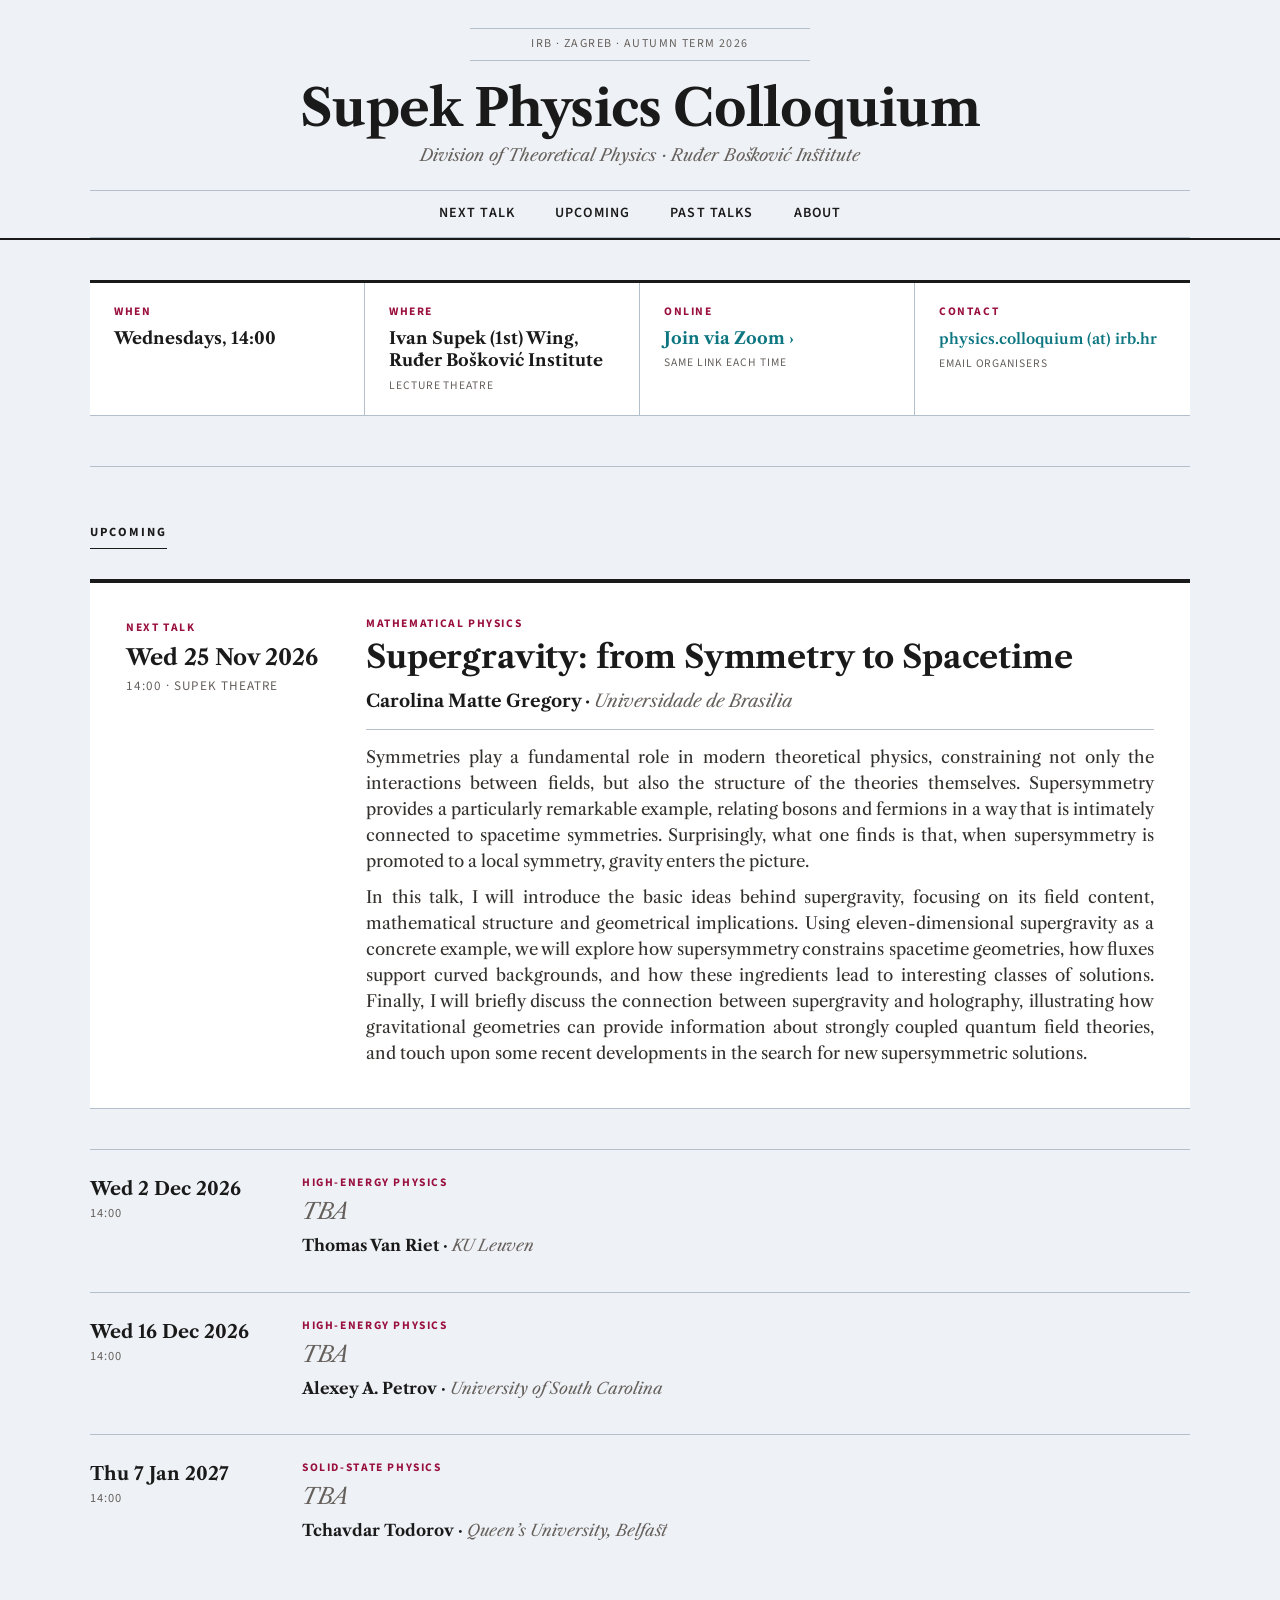
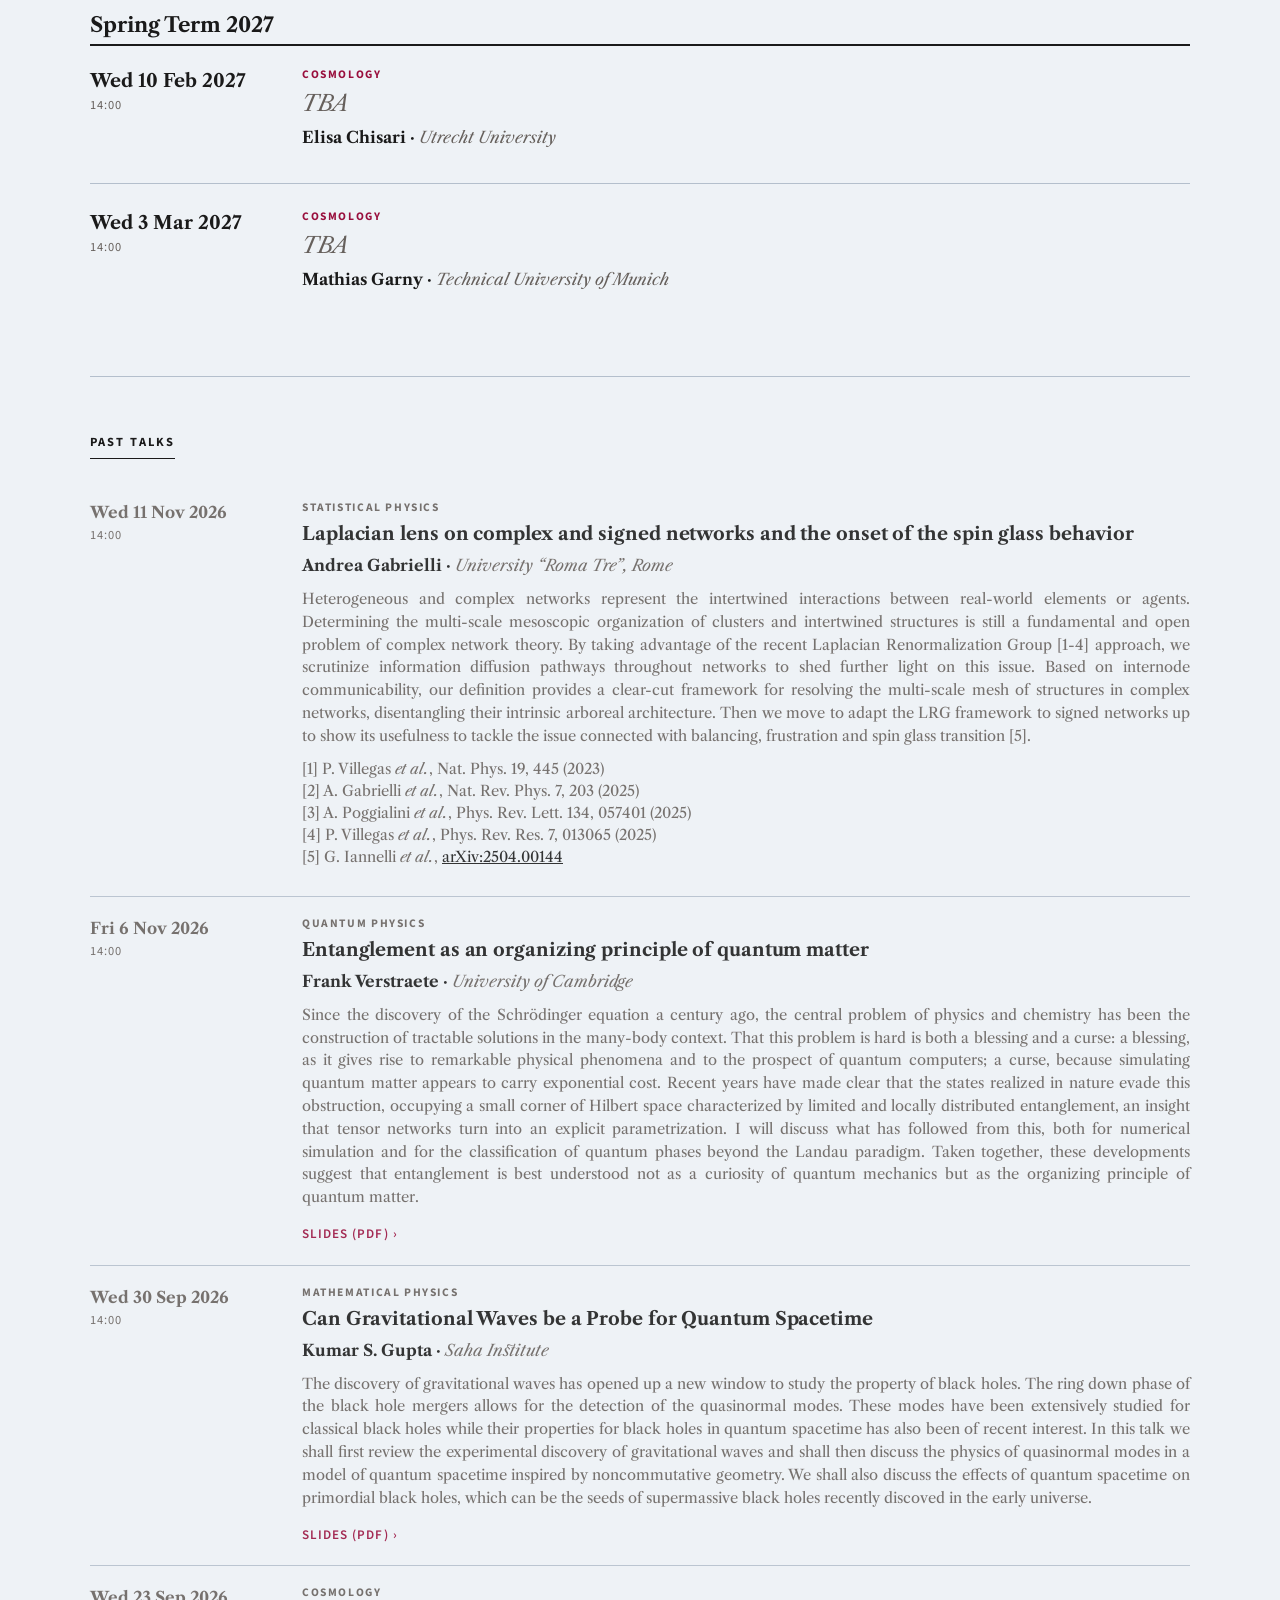
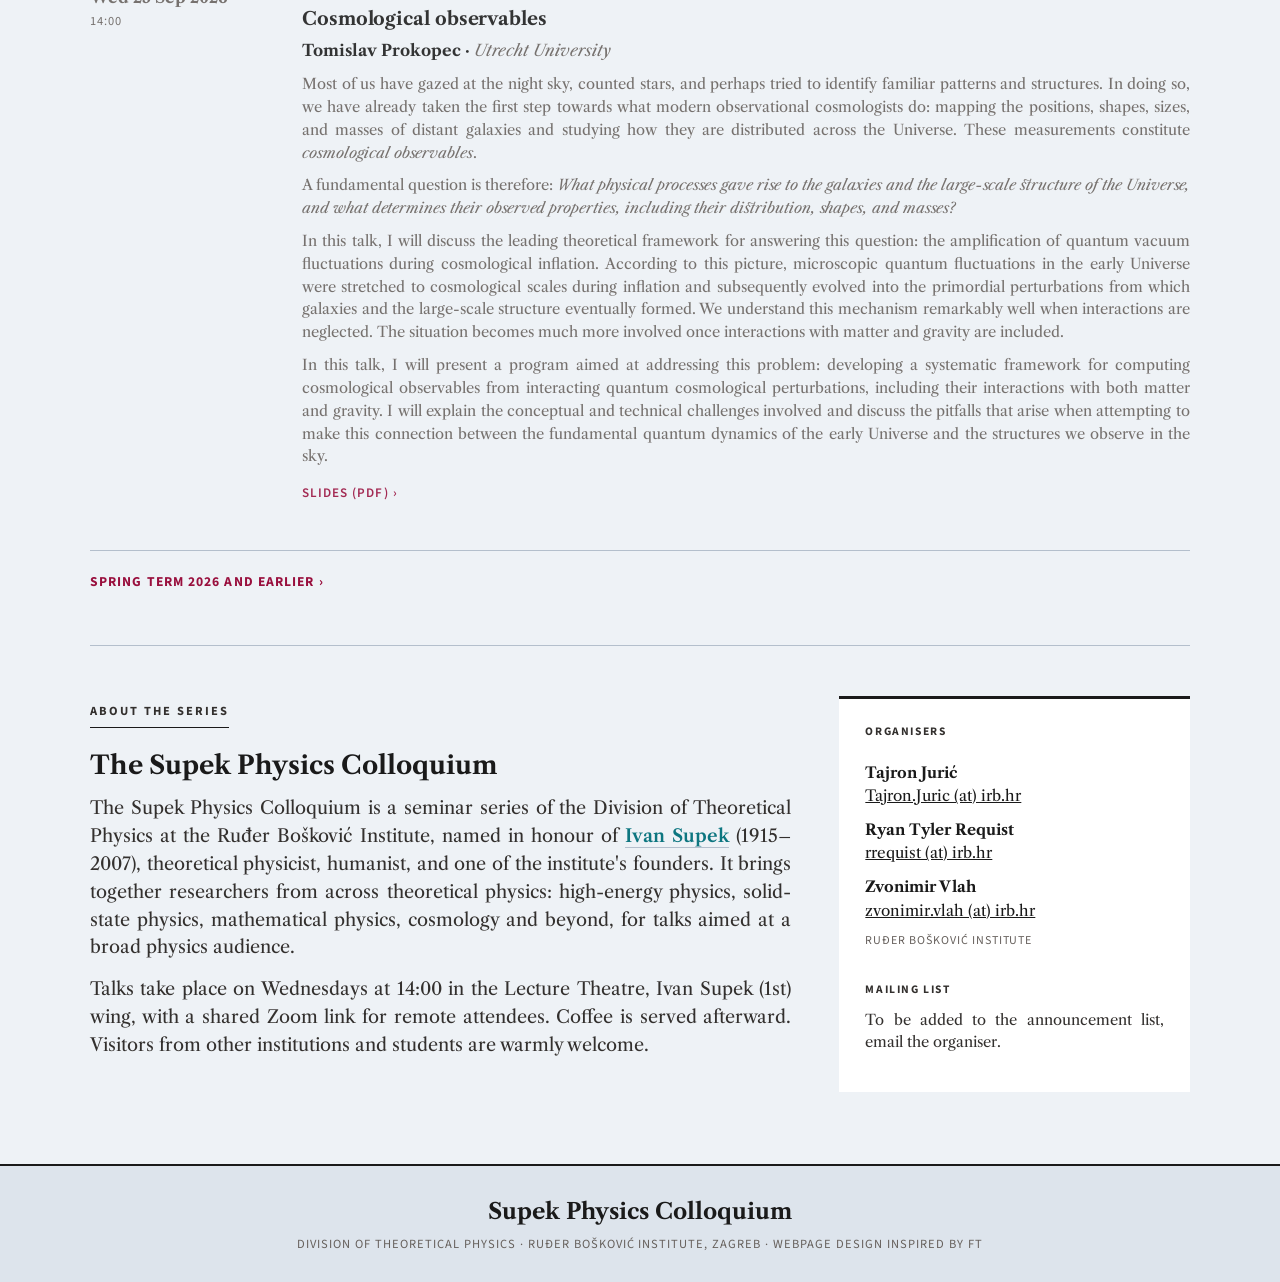
<file: index.html>
<!DOCTYPE html>
<html lang="en">

<script data-goatcounter="https://zvlah.goatcounter.com/count"
        async src="//gc.zgo.at/count.js"></script>

<head>
  <meta charset="UTF-8">
  <meta name="viewport" content="width=device-width, initial-scale=1.0">
  <title>Supek Physics Colloquium | Ruđer Bošković Institute</title>
  <link rel="preconnect" href="https://fonts.googleapis.com">
  <link rel="preconnect" href="https://fonts.gstatic.com" crossorigin>
  <link href="https://fonts.googleapis.com/css2?family=Libre+Caslon+Text:ital,wght@0,400;0,700;1,400&family=Source+Sans+3:wght@400;600;700&display=swap" rel="stylesheet">
  <link rel="stylesheet" href="style.css">
</head>

<body>

  <!-- ===================================================
       MASTHEAD
       =================================================== -->
  <header class="site-header">
    <div class="container header-inner">
      <div class="masthead">
        <p class="dateline" id="dateline">IRB &middot; Zagreb &middot; Autumn Term 2026</p>
        <h1 class="site-title">Supek Physics Colloquium</h1>
        <p class="tagline">Division of Theoretical Physics &middot; Ruđer Bošković Institute</p>
      </div>
      <nav class="site-nav">
        <a href="#next">Next Talk</a>
        <a href="#upcoming">Upcoming</a>
        <a href="#archive">Past Talks</a>
        <a href="#about">About</a>
      </nav>
    </div>
  </header>

  <main class="container">

    <!-- ===================================================
         PRACTICAL INFO STRIP
         Fixed information that applies to every talk.
         Edit once here, not on every talk block.
         =================================================== -->
    <section class="info-strip">
      <div class="info-item">
        <p class="kicker">When</p>
        <p class="info-value">Wednesdays, 14:00</p>
      </div>
      <div class="info-item">
        <p class="kicker">Where</p>
        <p class="info-value">Ivan Supek (1st) Wing, <br>Ruđer Bošković Institute<br><span class="zoom-meta">Lecture Theatre</span></p>
      </div>
      <div class="info-item">
        <p class="kicker">Online</p>
        <p class="info-value"><a href="https://us06web.zoom.us/j/81356475933?pwd=hIJVRj8BGXz98BCMCZfz4Elhtbt2yo.1" class="zoom-link">Join via Zoom &rsaquo;</a><br><span class="zoom-meta">Same link each time</span></p>
      </div>
      <div class="info-item">
        <p class="kicker">Contact</p>
    <!--    <p class="info-value">Zvonimir Vlah<br><a href="mailto:zvonimir.vlah@irb.hr">zvonimir.vlah (at) irb.hr</a></p> -->
        <p class="info-value"><a href="mailto:physics.colloquium@irb.hr">physics.colloquium (at) irb.hr</a><br><span class="zoom-meta">Email organisers </span></p>
      </div>
    </section>

    <hr class="rule">

    <!-- ===================================================
         NEXT TALK / UPCOMING TALKS
         The first talk block in this section should carry
         the `featured` class — it renders as a big hero card.
         All others render as compact list rows.

         Only dates with a confirmed speaker appear here.
         Where the speaker is set but the title is not, the
         title and abstract carry `is-tba`, which greys them
         back while the speaker's name reads at full strength.

         To promote a new "next talk":
           1. Remove `featured` from the current next talk.
           2. Move that block into archive.html (top of the
              current term) and give it class `talk past`.
           3. Add `featured` to the new top block.
         =================================================== -->
    <section id="upcoming">
      <p class="section-label">Upcoming</p>

      <!-- ============ NEXT TALK (featured) ============ -->
      <article class="talk featured" id="next">
        <div class="talk-date">
          <p class="kicker">Next Talk</p>
          <p class="date-big">Wed 25 Nov 2026</p>
          <p class="date-time">14:00 &middot; Supek Theatre</p>
        </div>
        <div class="talk-body">
          <p class="kicker">Mathematical Physics</p>
          <h2 class="talk-title">Supergravity: from Symmetry to Spacetime</h2>
          <p class="talk-speaker">Carolina Matte Gregory &middot; <span class="affiliation">Universidade de Brasilia</span></p>
          <p class="talk-abstract">Symmetries play a fundamental role in modern theoretical physics, constraining not only the interactions between fields, but also the structure of the theories themselves. Supersymmetry provides a particularly remarkable example, relating bosons and fermions in a way that is intimately connected to spacetime symmetries. Surprisingly, what one finds is that, when supersymmetry is promoted to a local symmetry, gravity enters the picture.</p>
          <p class="talk-abstract">In this talk, I will introduce the basic ideas behind supergravity, focusing on its field content, mathematical structure and geometrical implications. Using eleven-dimensional supergravity as a concrete example, we will explore how supersymmetry constrains spacetime geometries, how fluxes support curved backgrounds, and how these ingredients lead to interesting classes of solutions. Finally, I will briefly discuss the connection between supergravity and holography, illustrating how gravitational geometries can provide information about strongly coupled quantum field theories, and touch upon some recent developments in the search for new supersymmetric solutions.</p>
          <p class="talk-links"></p>
        </div>
      </article>

      <!-- ============ CONFIRMED SPEAKERS, TITLES TO COME ============
           Only dates with a confirmed speaker are listed. Empty slots
           stay off the page until someone is booked into them.
           Replace the `TBA` title and drop `is-tba` from it once the
           speaker sends their details, then add the abstract as one or
           more <p class="talk-abstract"> paragraphs.
           ============================================================= -->

      <article class="talk">
        <div class="talk-date">
          <p class="date-big">Wed 2 Dec 2026</p>
          <p class="date-time">14:00</p>
        </div>
        <div class="talk-body">
          <p class="kicker">High-Energy Physics</p>
          <h3 class="talk-title is-tba">TBA</h3>
          <p class="talk-speaker">Thomas Van Riet &middot; <span class="affiliation">KU Leuven</span></p>
          <p class="talk-links"></p>
        </div>
      </article>

      <article class="talk">
        <div class="talk-date">
          <p class="date-big">Wed 16 Dec 2026</p>
          <p class="date-time">14:00</p>
        </div>
        <div class="talk-body">
          <p class="kicker">High-Energy Physics</p>
          <h3 class="talk-title is-tba">TBA</h3>
          <p class="talk-speaker">Alexey A. Petrov &middot; <span class="affiliation">University of South Carolina</span></p>
          <p class="talk-links"></p>
        </div>
      </article>

      <article class="talk">
        <div class="talk-date">
          <p class="date-big">Thu 7 Jan 2027</p>
          <p class="date-time">14:00</p>
        </div>
        <div class="talk-body">
          <p class="kicker">Solid-State Physics</p>
          <h3 class="talk-title is-tba">TBA</h3>
          <p class="talk-speaker">Tchavdar Todorov &middot; <span class="affiliation">Queen’s University, Belfast</span></p>
          <p class="talk-links"></p>
        </div>
      </article>

      <!-- ============ NEXT TERM ============
           Talks already booked for the following term. When the
           current term ends, delete this divider; the talks below
           simply become "this term".
           ===================================== -->
      <div class="term-break" id="spring-2027">
        <h3 class="term-break-title">Spring Term 2027</h3>
      </div>

      <article class="talk">
        <div class="talk-date">
          <p class="date-big">Wed 10 Feb 2027</p>
          <p class="date-time">14:00</p>
        </div>
        <div class="talk-body">
          <p class="kicker">Cosmology</p>
          <h3 class="talk-title is-tba">TBA</h3>
          <p class="talk-speaker">Elisa Chisari &middot; <span class="affiliation">Utrecht University</span></p>
          <p class="talk-links"></p>
        </div>
      </article>

      <article class="talk">
        <div class="talk-date">
          <p class="date-big">Wed 3 Mar 2027</p>
          <p class="date-time">14:00</p>
        </div>
        <div class="talk-body">
          <p class="kicker">Cosmology</p>
          <h3 class="talk-title is-tba">TBA</h3>
          <p class="talk-speaker">Mathias Garny &middot; <span class="affiliation">Technical University of Munich</span></p>
          <p class="talk-links"></p>
        </div>
      </article>

      <!-- ========= TEMPLATE: COPY THIS BLOCK TO ADD A NEW TALK =========
      <article class="talk">
        <div class="talk-date">
          <p class="date-big">Wed DD Mon YYYY</p>
          <p class="date-time">14:00</p>
        </div>
        <div class="talk-body">
          <p class="kicker">Field / Topic</p>
          <h3 class="talk-title">Talk title goes here</h3>
          <p class="talk-speaker">Speaker Name &middot; <span class="affiliation">Institution</span></p>
          <p class="talk-abstract">Abstract paragraph.</p>
          <p class="talk-links">
            <a class="slides-link" href="slides/supek_name.pdf">Slides (PDF) &rsaquo;</a>
          </p>
        </div>
      </article>
      =================================================================== -->

    </section>

    <hr class="rule">

    <!-- ===================================================
         PAST TALKS — CURRENT TERM
         Talks already held this term, most recent first.

         AFTER EACH TALK:
           1. Cut its <article> block out of #upcoming above.
           2. Paste it at the TOP of this section, just below
              the BEGIN-CURRENT-TERM marker.
           3. Change class="talk" to class="talk past", and
              drop the "Next Talk"
              kicker if it was the featured hero.
           4. Add the slides link once you have the PDF.
           5. Promote the following slot to `featured`.

         AT THE END OF TERM:
           Move everything between the markers into
           archive.html under a new <section class="term">,
           leaving this section empty until the first talk
           of the new term.
         =================================================== -->
    <section id="archive">
      <p class="section-label">Past Talks</p>

      <!-- ============ BEGIN-CURRENT-TERM ============ -->

      <article class="talk past">
        <div class="talk-date">
          <p class="date-big">Wed 11 Nov 2026</p>
          <p class="date-time">14:00</p>
        </div>
        <div class="talk-body">
          <p class="kicker">Statistical Physics</p>
          <h3 class="talk-title">Laplacian lens on complex and signed networks and the onset of the spin glass behavior</h3>
          <p class="talk-speaker">Andrea Gabrielli &middot; <span class="affiliation">University &ldquo;Roma Tre&rdquo;, Rome</span></p>
          <p class="talk-abstract">Heterogeneous and complex networks represent the intertwined interactions
            between real-world elements or agents. Determining the multi-scale mesoscopic organization of
            clusters and intertwined structures is still a fundamental and open problem of complex network
            theory. By taking advantage of the recent Laplacian Renormalization Group [1-4] approach, we
            scrutinize information diffusion pathways throughout networks to shed further light on this issue.
            Based on internode communicability, our definition provides a clear-cut framework for resolving the
            multi-scale mesh of structures in complex networks, disentangling their intrinsic arboreal
            architecture. Then we move to adapt the LRG framework to signed networks up to show its usefulness
            to tackle the issue connected with balancing, frustration and spin glass transition [5].</p>
          <p class="talk-abstract talk-refs">
            [1] P. Villegas <em>et al.</em>, Nat. Phys. 19, 445 (2023)<br>
            [2] A. Gabrielli <em>et al.</em>, Nat. Rev. Phys. 7, 203 (2025)<br>
            [3] A. Poggialini <em>et al.</em>, Phys. Rev. Lett. 134, 057401 (2025)<br>
            [4] P. Villegas <em>et al.</em>, Phys. Rev. Res. 7, 013065 (2025)<br>
            [5] G. Iannelli <em>et al.</em>, <a href="https://arxiv.org/abs/2504.00144">arXiv:2504.00144</a></p>
          <p class="talk-links">
            <!-- Uncomment and fill when slides are available:
            <a class="slides-link" href="slides/supek_gabrielli.pdf">Slides (PDF) &rsaquo;</a>
            -->
          </p>
        </div>
      </article>

      <article class="talk past">
        <div class="talk-date">
          <p class="date-big">Fri 6 Nov 2026</p>
          <p class="date-time">14:00</p>
        </div>
        <div class="talk-body">
          <p class="kicker">Quantum Physics</p>
          <h3 class="talk-title">Entanglement as an organizing principle of quantum matter</h3>
          <p class="talk-speaker">Frank Verstraete &middot; <span class="affiliation">University of Cambridge</span></p>
          <p class="talk-abstract">Since the discovery of the Schrödinger equation a century ago, the central
            problem of physics and chemistry has been the construction of tractable solutions in the many-body
            context. That this problem is hard is both a blessing and a curse: a blessing, as it gives rise to
            remarkable physical phenomena and to the prospect of quantum computers; a curse, because simulating
            quantum matter appears to carry exponential cost. Recent years have made clear that the states
            realized in nature evade this obstruction, occupying a small corner of Hilbert space characterized
            by limited and locally distributed entanglement, an insight that tensor networks turn into an
            explicit parametrization. I will discuss what has followed from this, both for numerical simulation
            and for the classification of quantum phases beyond the Landau paradigm. Taken together, these
            developments suggest that entanglement is best understood not as a curiosity of quantum mechanics
            but as the organizing principle of quantum matter.</p>
          <p class="talk-links">
            <a class="slides-link" href="slides/supek_verstraete.pdf">Slides (PDF) &rsaquo;</a>
          </p>
        </div>
      </article>

      <article class="talk past">
        <div class="talk-date">
          <p class="date-big">Wed 30 Sep 2026</p>
          <p class="date-time">14:00</p>
        </div>
        <div class="talk-body">
          <p class="kicker">Mathematical Physics</p>
          <h3 class="talk-title">Can Gravitational Waves be a Probe for Quantum Spacetime</h3>
          <p class="talk-speaker">Kumar S. Gupta &middot; <span class="affiliation">Saha Institute</span></p>
          <p class="talk-abstract">The discovery of gravitational waves has opened up a new window to study
            the property of black holes. The ring down phase of the black hole mergers allows for the detection
            of the quasinormal modes. These modes have been extensively studied for classical black holes while
            their properties for black holes in quantum spacetime has also been of recent interest. In this talk
            we shall first review the experimental discovery of gravitational waves and shall then discuss the
            physics of quasinormal modes in a model of quantum spacetime inspired by noncommutative geometry.
            We shall also discuss the effects of quantum spacetime on primordial black holes, which can be the
            seeds of supermassive black holes recently discoved in the early universe.</p>
          <p class="talk-links">
            <a class="slides-link" href="slides/supek_gupta.pdf">Slides (PDF) &rsaquo;</a>
          </p>
        </div>
      </article>

      <article class="talk past">
        <div class="talk-date">
          <p class="date-big">Wed 23 Sep 2026</p>
          <p class="date-time">14:00</p>
        </div>
        <div class="talk-body">
          <p class="kicker">Cosmology</p>
          <h3 class="talk-title">Cosmological observables</h3>
          <p class="talk-speaker">Tomislav Prokopec &middot; <span class="affiliation">Utrecht University</span></p>
          <p class="talk-abstract">Most of us have gazed at the night sky, counted stars, and perhaps tried to
            identify familiar patterns and structures. In doing so, we have already taken the first step towards
            what modern observational cosmologists do: mapping the positions, shapes, sizes, and masses of distant
            galaxies and studying how they are distributed across the Universe. These measurements constitute
            <em>cosmological observables</em>.</p>
          <p class="talk-abstract">A fundamental question is therefore: <em>What physical processes gave rise to
            the galaxies and the large-scale structure of the Universe, and what determines their observed
            properties, including their distribution, shapes, and masses?</em></p>
          <p class="talk-abstract">In this talk, I will discuss the leading theoretical framework for answering
            this question: the amplification of quantum vacuum fluctuations during cosmological inflation.
            According to this picture, microscopic quantum fluctuations in the early Universe were stretched to
            cosmological scales during inflation and subsequently evolved into the primordial perturbations from
            which galaxies and the large-scale structure eventually formed. We understand this mechanism remarkably
            well when interactions are neglected. The situation becomes much more involved once interactions with
            matter and gravity are included.</p>
          <p class="talk-abstract">In this talk, I will present a program aimed at addressing this problem:
            developing a systematic framework for computing cosmological observables from interacting quantum
            cosmological perturbations, including their interactions with both matter and gravity. I will explain
            the conceptual and technical challenges involved and discuss the pitfalls that arise when attempting
            to make this connection between the fundamental quantum dynamics of the early Universe and the
            structures we observe in the sky.</p>
          <p class="talk-links">
            <a class="slides-link" href="slides/supek_prokopec.pdf">Slides (PDF) &rsaquo;</a>
          </p>
        </div>
      </article>

      <!-- ============ END-CURRENT-TERM ============ -->

      <p class="archive-cta"><a href="archive.html">Spring Term 2026 and earlier &rsaquo;</a></p>
    </section>

    <hr class="rule">

    <!-- ===================================================
         ABOUT
         =================================================== -->
    <section id="about" class="about">
      <div>
        <p class="section-label">About the Series</p>
        <h3 class="col-title">The Supek Physics Colloquium</h3>
        <p>The Supek Physics Colloquium is a seminar series of the Division of Theoretical Physics at the Ruđer Bošković Institute, named in honour of <a href="https://en.wikipedia.org/wiki/Ivan_Supek">Ivan Supek</a> (1915–2007), theoretical physicist, humanist, and one of the institute's founders. It brings together researchers from across theoretical physics: high-energy physics, solid-state physics, mathematical physics, cosmology and beyond, for talks aimed at a broad physics audience.</p>
        <p>Talks take place on Wednesdays at 14:00 in the Lecture Theatre, Ivan Supek (1st) wing, with a shared Zoom link for remote attendees. Coffee is served afterward. Visitors from other institutions and students are warmly welcome.</p>
      </div>
      <aside class="about-aside">
        <p class="kicker">Organisers</p>
        <ul class="plain-list">
          <li>
            <strong>Tajron Jurić</strong><br><a href="mailto:Tajron.Juric@irb.hr">Tajron.Juric (at) irb.hr</a>
            <span style="display: block; margin-top: 10px;">
              <strong>Ryan Tyler Requist</strong><br><a href="mailto:rrequist@irb.hr">rrequist (at) irb.hr</a>
            </span>
            <span style="display: block; margin-top: 10px;">
              <strong>Zvonimir Vlah</strong><br><a href="mailto:zvonimir.vlah@irb.hr">zvonimir.vlah (at) irb.hr</a>
            </span>
            <span class="meta" style="display: block; margin-top: 10px;">Ruđer Bošković Institute</span>
          </li>
<!--          <li><strong>Ryan Tyler Requist</strong><br><a href="mailto:rrequist@@irb.hr">rrequist (at) irb.hr</a><br><span class="meta">Ruđer Bošković Institute</span></li> -->
<!--          <li><strong>Cornelius Rampf</strong><br><span class="meta">Ruđer Bošković Institute</span></li> -->
        </ul>
        <p class="kicker" style="margin-top:20px;">Mailing List</p>
        <p class="about-meta">To be added to the announcement list, email the organiser.</p>
      </aside>
    </section>

  </main>

  <footer class="site-footer">
    <div class="container footer-inner">
      <p class="footer-title">Supek Physics Colloquium</p>
      <p class="footer-meta">Division of Theoretical Physics &middot; Ruđer Bošković Institute, Zagreb &middot; Webpage design inspired by FT</p>
        </div>
  </footer>

</body>

</html>
</file>
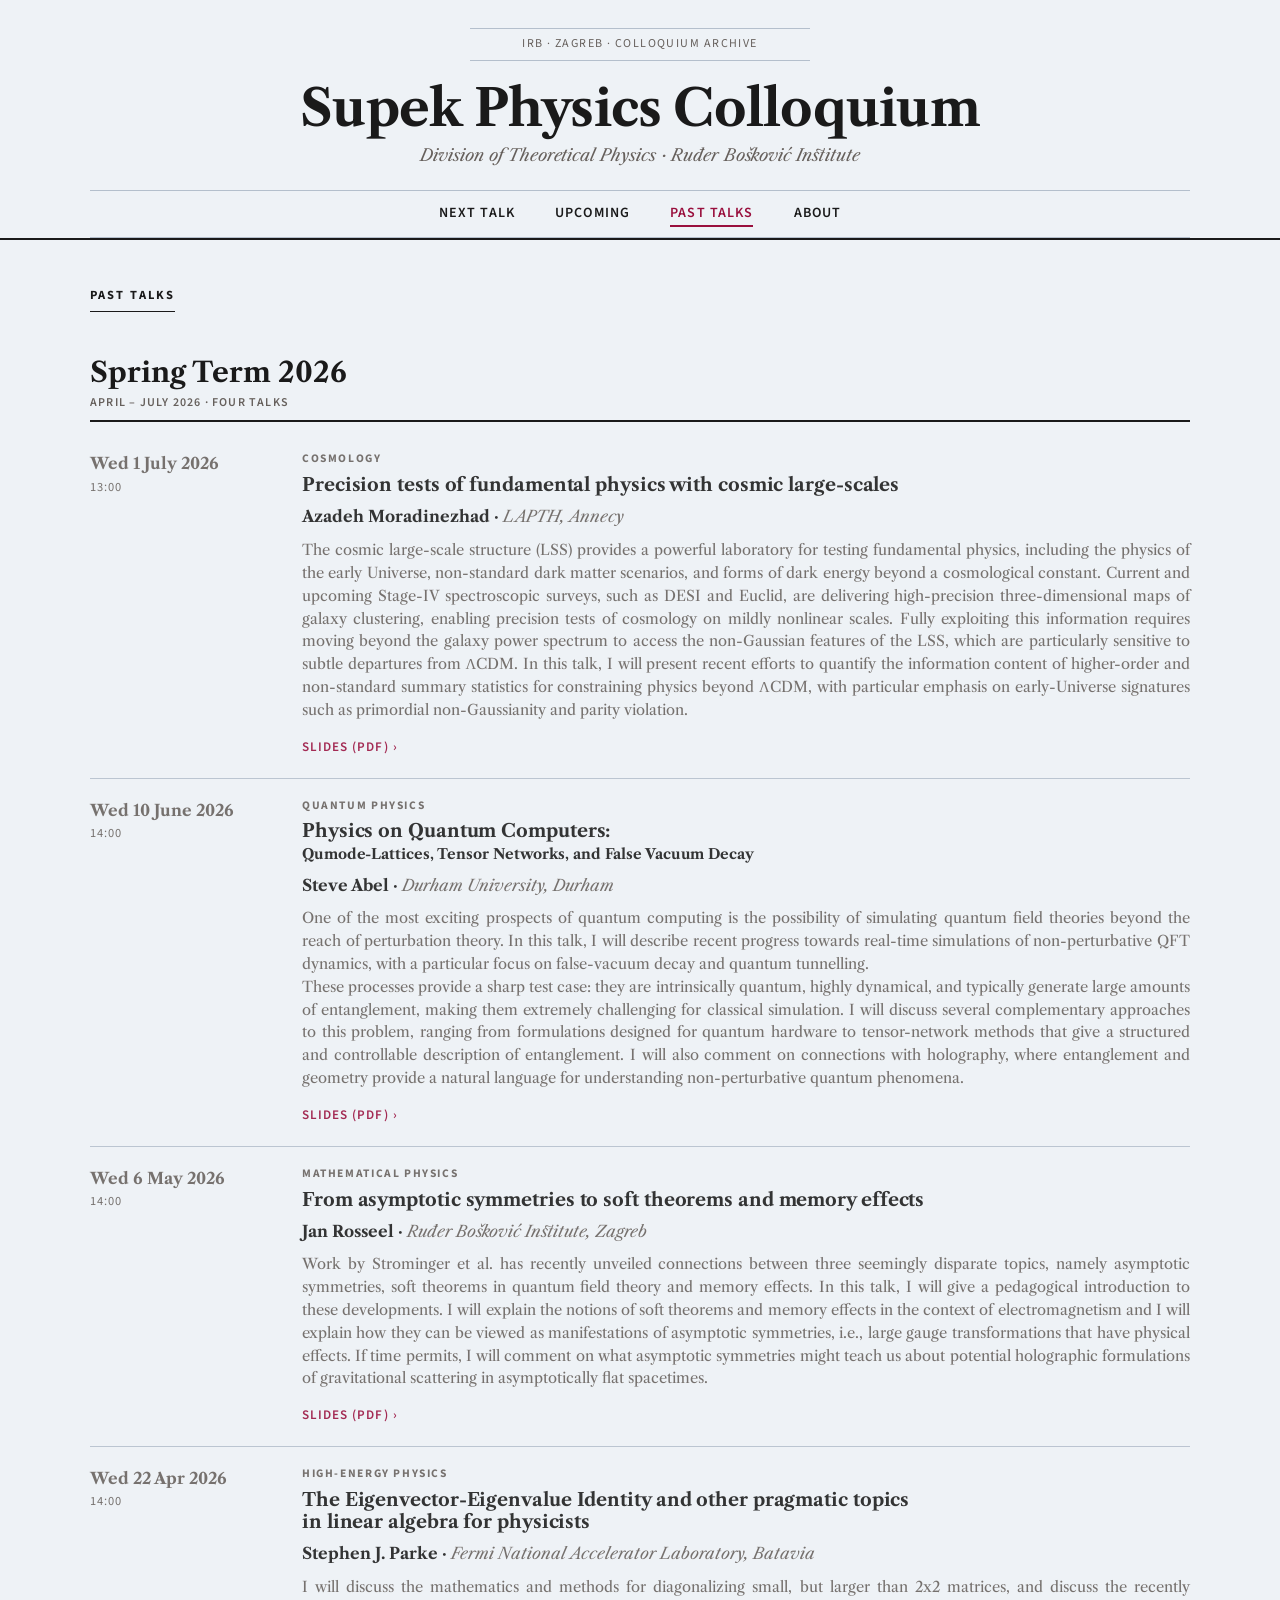
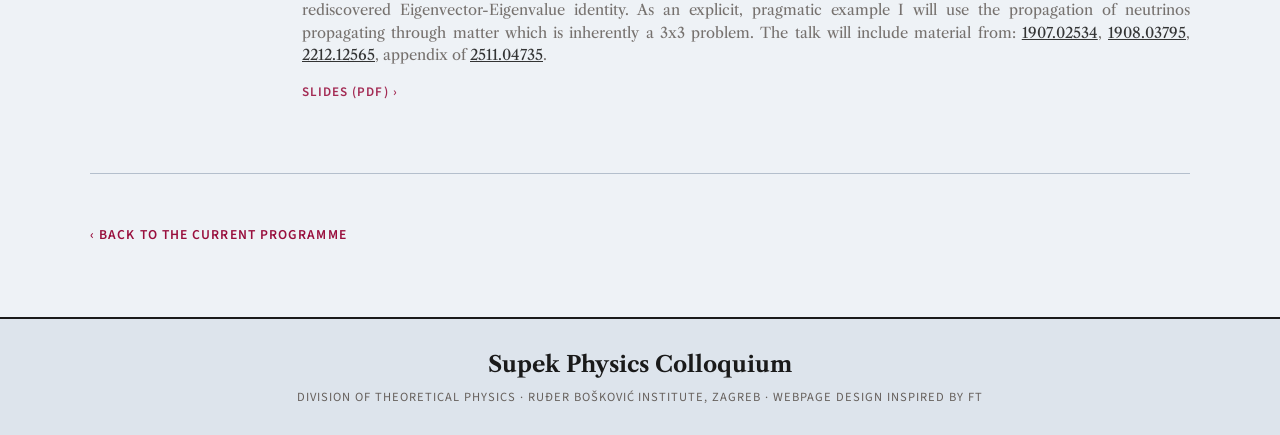
<file: archive.html>
<!DOCTYPE html>
<html lang="en">

<script data-goatcounter="https://zvlah.goatcounter.com/count"
        async src="//gc.zgo.at/count.js"></script>

<head>
  <meta charset="UTF-8">
  <meta name="viewport" content="width=device-width, initial-scale=1.0">
  <title>Archive &middot; Supek Physics Colloquium | Ruđer Bošković Institute</title>
  <link rel="preconnect" href="https://fonts.googleapis.com">
  <link rel="preconnect" href="https://fonts.gstatic.com" crossorigin>
  <link href="https://fonts.googleapis.com/css2?family=Libre+Caslon+Text:ital,wght@0,400;0,700;1,400&family=Source+Sans+3:wght@400;600;700&display=swap" rel="stylesheet">
  <link rel="stylesheet" href="style.css">
</head>

<body>

  <!-- ===================================================
       MASTHEAD
       Mirrors index.html. The only differences are the
       dateline and which nav item carries `is-current`.
       =================================================== -->
  <header class="site-header">
    <div class="container header-inner">
      <div class="masthead">
        <p class="dateline" id="dateline">IRB &middot; Zagreb &middot; Colloquium Archive</p>
        <h1 class="site-title">Supek Physics Colloquium</h1>
        <p class="tagline">Division of Theoretical Physics &middot; Ruđer Bošković Institute</p>
      </div>
      <nav class="site-nav">
        <a href="index.html#next">Next Talk</a>
        <a href="index.html#upcoming">Upcoming</a>
        <a href="archive.html" class="is-current">Past Talks</a>
        <a href="index.html#about">About</a>
      </nav>
    </div>
  </header>

  <main class="container">

    <section class="archive-intro">
      <p class="section-label">Past Talks</p>
    </section>

    <!-- ===================================================
         ARCHIVE BY TERM
         Newest term first; newest talk first within a term.

         TO ARCHIVE A TALK:
           1. Cut its <article> block out of index.html.
           2. Paste it at the TOP of the current term below.
           3. Change class="talk" to class="talk past".
           4. Drop the "Next Talk" kicker from .talk-date if
              it was the featured hero.
           5. Add the slides link once you have the PDF.

         TO START A NEW TERM:
           Copy a <section class="term"> wrapper, give it a
           fresh id (e.g. id="autumn-2026"), and place it
           ABOVE the previous term.
         =================================================== -->

    <!-- ============ BEGIN-ARCHIVE ============ -->

    <section class="term" id="spring-2026">
      <div class="term-head">
        <h2 class="term-title">Spring Term 2026</h2>
        <p class="term-meta">April &ndash; July 2026 &middot; Four talks</p>
      </div>

      <article class="talk past">
        <div class="talk-date">
          <p class="date-big">Wed 1 July 2026</p>
          <p class="date-time">13:00</p>
        </div>
        <div class="talk-body">
          <p class="kicker">Cosmology</p>
          <h3 class="talk-title">Precision tests of fundamental physics with cosmic large-scales</h3>
          <p class="talk-speaker">Azadeh Moradinezhad &middot; <span class="affiliation">LAPTH, Annecy</span></p>
          <p class="talk-abstract">The cosmic large-scale structure (LSS) provides a powerful laboratory for testing fundamental physics,
            including the physics of the early Universe, non-standard dark matter scenarios, and forms of dark energy beyond a cosmological constant.
            Current and upcoming Stage-IV spectroscopic surveys, such as DESI and Euclid, are delivering high-precision three-dimensional maps of galaxy clustering,
            enabling precision tests of cosmology on mildly nonlinear scales. Fully exploiting this information requires moving beyond the galaxy power spectrum
            to access the non-Gaussian features of the LSS, which are particularly sensitive to subtle departures from ΛCDM.
            In this talk, I will present recent efforts to quantify the information content of higher-order and non-standard summary statistics
            for constraining physics beyond ΛCDM, with particular emphasis on early-Universe signatures such as primordial non-Gaussianity and parity violation.</p>
          <p class="talk-links">
            <a class="slides-link" href="slides/supek_moradinezhad.pdf">Slides (PDF) &rsaquo;</a>
          </p>
        </div>
      </article>

      <article class="talk past">
        <div class="talk-date">
          <p class="date-big">Wed 10 June 2026</p>
          <p class="date-time">14:00</p>
        </div>
        <div class="talk-body">
          <p class="kicker">Quantum Physics</p>
          <h3 class="talk-title">Physics on Quantum Computers:<br>
             <span style="font-size: 0.78em">Qumode-Lattices, Tensor Networks, and False Vacuum Decay</span> </h3>
          <p class="talk-speaker">Steve Abel &middot; <span class="affiliation">Durham University, Durham</span></p>
          <p class="talk-abstract">One of the most exciting prospects of quantum computing is the possibility of simulating
            quantum field theories beyond the reach of perturbation theory. In this talk, I will describe recent progress towards
            real-time simulations of non-perturbative QFT dynamics, with a particular focus on false-vacuum decay and quantum tunnelling.<br>
            These processes provide a sharp test case: they are intrinsically quantum, highly dynamical,
            and typically generate large amounts of entanglement, making them extremely challenging for
            classical simulation. I will discuss several complementary approaches to this problem, ranging
            from formulations designed for quantum hardware to tensor-network methods that give a structured
            and controllable description of entanglement. I will also comment on connections with holography,
            where entanglement and geometry provide a natural language for understanding non-perturbative
            quantum phenomena.</p>
          <p class="talk-links">
            <a class="slides-link" href="slides/supek_abel.pdf">Slides (PDF) &rsaquo;</a>
          </p>
        </div>
      </article>

      <article class="talk past">
        <div class="talk-date">
          <p class="date-big">Wed 6 May 2026</p>
          <p class="date-time">14:00</p>
        </div>
        <div class="talk-body">
          <p class="kicker">Mathematical Physics</p>
          <h3 class="talk-title">From asymptotic symmetries to soft theorems and memory effects</h3>
          <p class="talk-speaker">Jan Rosseel &middot; <span class="affiliation">Ruđer Bošković Institute, Zagreb</span></p>
          <p class="talk-abstract">Work by Strominger et al. has recently unveiled connections between three seemingly disparate topics,
                    namely asymptotic symmetries, soft theorems in quantum field theory and memory effects.
                    In this talk, I will give a pedagogical introduction to these developments.
                    I will explain the notions of soft theorems and memory effects in the context of electromagnetism and
                    I will explain how they can be viewed as manifestations of asymptotic symmetries, i.e.,
                    large gauge transformations that have physical effects. If time permits, I will comment
                    on what asymptotic symmetries might teach us about potential holographic formulations of
                    gravitational scattering in asymptotically flat spacetimes.</p>
          <p class="talk-links">
            <a class="slides-link" href="slides/supek_rosseel.pdf">Slides (PDF) &rsaquo;</a>
          </p>
        </div>
      </article>

      <article class="talk past">
        <div class="talk-date">
          <p class="date-big">Wed 22 Apr 2026</p>
          <p class="date-time">14:00</p>
        </div>
        <div class="talk-body">
          <p class="kicker">High-Energy Physics</p>
          <h3 class="talk-title">The Eigenvector-Eigenvalue Identity and other pragmatic topics <br> in linear algebra for physicists</h3>
          <p class="talk-speaker">Stephen J. Parke &middot; <span class="affiliation">Fermi National Accelerator Laboratory, Batavia</span></p>
          <p class="talk-abstract">I will discuss the mathematics and methods for diagonalizing small, but larger than 2x2 matrices, and discuss the recently rediscovered Eigenvector-Eigenvalue identity.  As an explicit, pragmatic example I will use the propagation of neutrinos propagating through matter which is inherently a 3x3 problem. The talk will include material from:
            <a href="https://arxiv.org/abs/1907.02534">1907.02534</a>,
            <a href="https://arxiv.org/abs/1908.03795">1908.03795</a>,
            <a href="https://arxiv.org/abs/2212.12565">2212.12565</a>,
            appendix of <a href="https://arxiv.org/abs/2511.04735">2511.04735</a>.</p>
          <p class="talk-links">
            <a class="slides-link" href="slides/parke_Esq.pdf">Slides (PDF) &rsaquo;</a>
          </p>
        </div>
      </article>

    </section>

    <!-- ============ END-ARCHIVE ============ -->

    <hr class="rule">

    <p class="back-link"><a href="index.html">&lsaquo; Back to the current programme</a></p>

  </main>

  <footer class="site-footer">
    <div class="container footer-inner">
      <p class="footer-title">Supek Physics Colloquium</p>
      <p class="footer-meta">Division of Theoretical Physics &middot; Ruđer Bošković Institute, Zagreb &middot; Webpage design inspired by FT</p>
        </div>
  </footer>

</body>

</html>
</file>
<file: style.css>
/* =====================================================
   Supek Theory Colloquium
   Shares visual DNA with zvonimir.vlah personal site
   (same fonts, same palette), but layout is tuned for
   event listings rather than editorial prose.
   ===================================================== */

:root {
/* Cool blue-grey (Washington Post, Bloomberg-ish) */
  --ft-pink:      #EEF2F6;
  --ft-pink-deep: #DDE4EC;
  --ft-rule:      #B4BFCC;
  --ft-white:     #FFFFFF; 

/*  --ft-pink:      #FFF1E5;
  --ft-pink-deep: #F2DFCE;
  --ft-rule:      #C7B8A8;
  --ft-white:     #FFFCF7; */
  --ft-ink:       #1A1A1A;
  --ft-ink-soft:  #33302E;
  --ft-muted:     #66605C;
  --ft-accent:    #990F3D;
  --ft-link:      #0D7680;

  --serif: 'Libre Caslon Text', Georgia, 'Times New Roman', serif;
  --sans:  'Source Sans 3', -apple-system, BlinkMacSystemFont, 'Helvetica Neue', Arial, sans-serif;
}

* { box-sizing: border-box; }
html { -webkit-text-size-adjust: 100%; }

body {
  margin: 0;
  font-family: var(--serif);
  background-color: var(--ft-pink);
  color: var(--ft-ink);
  line-height: 1.55;
  font-size: 18px;
  -webkit-font-smoothing: antialiased;
  -moz-osx-font-smoothing: grayscale;
}

.container {
  width: 92%;
  max-width: 1100px;
  margin: 0 auto;
}

a { color: var(--ft-ink); }
a:hover { color: var(--ft-accent); }

/* =====================================================
   Masthead (matches personal site)
   ===================================================== */

.site-header {
  background-color: var(--ft-pink);
  border-bottom: 2px solid var(--ft-ink);
  padding: 28px 0 0;
}

.header-inner { text-align: center; }

.dateline {
  font-family: var(--sans);
  font-size: 0.75rem;
  text-transform: uppercase;
  letter-spacing: 0.12em;
  color: var(--ft-muted);
  margin: 0 0 10px;
  border-top: 1px solid var(--ft-rule);
  border-bottom: 1px solid var(--ft-rule);
  padding: 6px 0;
  display: inline-block;
  min-width: 340px;
}

.site-title {
  font-family: var(--serif);
  font-weight: 700;
  font-size: 3.2rem;
  line-height: 1.2;
  margin: 6px 0 4px;
  letter-spacing: -0.015em;
  color: var(--ft-ink);
}

.tagline {
  font-family: var(--serif);
  font-style: italic;
  font-size: 1.05rem;
  color: var(--ft-muted);
  margin: 0 0 22px;
}

.site-nav {
  border-top: 1px solid var(--ft-rule);
  border-bottom: 1px solid var(--ft-rule);
  padding: 12px 0;
  font-family: var(--sans);
  font-weight: 600;
  font-size: 0.88rem;
  text-transform: uppercase;
  letter-spacing: 0.08em;
}

.site-nav a {
  text-decoration: none;
  color: var(--ft-ink);
  margin: 0 18px;
}

.site-nav a:hover { color: var(--ft-accent); }

/* =====================================================
   Shared editorial elements
   ===================================================== */

.kicker {
  font-family: var(--sans);
  font-size: 0.72rem;
  font-weight: 700;
  text-transform: uppercase;
  letter-spacing: 0.14em;
  color: var(--ft-accent);
  margin: 0 0 8px;
}

.section-label {
  font-family: var(--sans);
  font-size: 0.78rem;
  font-weight: 700;
  text-transform: uppercase;
  letter-spacing: 0.16em;
  color: var(--ft-ink);
  margin: 0 0 22px;
  padding-bottom: 6px;
  border-bottom: 1px solid var(--ft-ink);
  display: inline-block;
}

hr.rule {
  border: none;
  border-top: 1px solid var(--ft-rule);
  margin: 50px 0;
}

.col-title {
  font-family: var(--serif);
  font-size: 1.6rem;
  font-weight: 700;
  margin: 8px 0 14px;
  line-height: 1.2;
}

/* =====================================================
   Practical info strip — fixed details (time/place/zoom)
   ===================================================== */

.info-strip {
  display: grid;
  grid-template-columns: repeat(4, 1fr);
  gap: 0;
  margin-top: 40px;
  background-color: var(--ft-white);
  border-top: 3px solid var(--ft-ink);
  border-bottom: 1px solid var(--ft-rule);
}

.info-item {
  padding: 20px 24px;
  border-right: 1px solid var(--ft-rule);
}

.info-item:last-child { border-right: none; }

.info-item .kicker { margin-bottom: 6px; }

.info-value {
  font-family: var(--serif);
  font-size: 1.05rem;
  font-weight: 700;
  line-height: 1.35;
  color: var(--ft-ink);
  margin: 0;
}

.zoom-link {
  color: var(--ft-link);
  text-decoration: none;
  font-weight: 700;
}

.zoom-link:hover { text-decoration: underline; }

.zoom-meta {
  display: inline-block;
  margin-top: 2px;
  font-family: var(--sans);
  font-size: 0.72rem;
  font-weight: 400;
  text-transform: uppercase;
  letter-spacing: 0.08em;
  color: var(--ft-muted);
}

.info-item a[href^="mailto:"] {
  color: var(--ft-link);
  text-decoration: none;
  font-weight: 600;
  font-size: 0.92rem;
}

.info-item a[href^="mailto:"]:hover { text-decoration: underline; }

/* =====================================================
   Talk blocks — the heart of the page
   Shared base, then .featured and .past variants.
   ===================================================== */

.talk {
  display: grid;
  grid-template-columns: 180px 1fr;
  gap: 32px;
  padding: 24px 0;
  border-top: 1px solid var(--ft-rule);
}

.talk:first-of-type { border-top: none; padding-top: 8px; }

/* Date column */
.talk-date { padding-top: 4px; }

.talk-date .kicker { margin-bottom: 8px; }

.date-big {
  font-family: var(--serif);
  font-size: 1.15rem;
  font-weight: 700;
  line-height: 1.2;
  margin: 0 0 4px;
  color: var(--ft-ink);
}

.date-time {
  font-family: var(--sans);
  font-size: 0.78rem;
  text-transform: uppercase;
  letter-spacing: 0.08em;
  color: var(--ft-muted);
  margin: 0;
}

/* Body column */
.talk-body .kicker { margin-bottom: 6px; }

.talk-title {
  font-family: var(--serif);
  font-size: 1.4rem;
  font-weight: 700;
  line-height: 1.2;
  margin: 0 0 8px;
  letter-spacing: -0.005em;
  color: var(--ft-ink);
}

.talk-speaker {
  font-family: var(--serif);
  font-size: 1rem;
  font-weight: 700;
  margin: 0 0 10px;
  color: var(--ft-ink);
}

.talk-speaker .affiliation {
  font-weight: 400;
  font-style: italic;
  color: var(--ft-muted);
}

.talk-abstract {
  margin: 0 0 10px;
  color: var(--ft-ink-soft);
  font-size: 0.98rem;
  line-height: 1.55;
  text-align: justify;
}

/* A reference list sent along with an abstract. Left-aligned and a
   step smaller than the abstract, so it reads as apparatus, not prose. */
.talk-abstract.talk-refs {
  font-size: 0.84rem;
  line-height: 1.5;
  text-align: left;
  color: var(--ft-muted);
}

.talk-links { margin: 6px 0 0; }

.talk-links:empty { display: none; }

.slides-link {
  display: inline-block;
  font-family: var(--sans);
  font-size: 0.82rem;
  font-weight: 600;
  text-transform: uppercase;
  letter-spacing: 0.08em;
  color: var(--ft-accent);
  text-decoration: none;
  margin-right: 18px;
}

.slides-link:hover { text-decoration: underline; }

/* -----------------------------------------------------
   .featured — the "next talk" hero
   ----------------------------------------------------- */

.talk.featured {
  background-color: var(--ft-white);
  padding: 32px 36px;
  margin: 8px 0 40px;
  border: none;
  border-top: 4px solid var(--ft-ink);
  border-bottom: 1px solid var(--ft-rule);
  grid-template-columns: 200px 1fr;
  gap: 40px;
}

.talk.featured .date-big {
  font-size: 1.38rem;
  line-height: 1.15;
}

.talk.featured .date-time {
  font-size: 0.82rem;
  margin-top: 6px;
}

.talk.featured .talk-title {
  font-size: 2rem;
  line-height: 1.15;
  margin-bottom: 12px;
}

.talk.featured .talk-speaker {
  font-size: 1.1rem;
  margin-bottom: 14px;
  padding-bottom: 14px;
  border-bottom: 1px solid var(--ft-rule);
}

.talk.featured .talk-abstract {
  font-size: 1.05rem;
  line-height: 1.55;
}

/* -----------------------------------------------------
   .past — archived talks, de-emphasized
   ----------------------------------------------------- */

.talk.past {
  padding: 18px 0;
  opacity: 0.88;
}

.talk.past .talk-title {
  font-size: 1.15rem;
}

.talk.past .talk-abstract {
  font-size: 0.92rem;
  color: var(--ft-muted);
}

.talk.past .date-big {
  font-size: 1rem;
  color: var(--ft-muted);
}

.talk.past .kicker { color: var(--ft-muted); }

/* =====================================================
   About section
   ===================================================== */

.about {
  display: grid;
  grid-template-columns: 2fr 1fr;
  gap: 48px;
}

.about p {
  margin: 0 0 14px;
  color: var(--ft-ink-soft);
  text-align: justify;
}

.about p a {
  color: var(--ft-link);
  text-decoration: none;
  border-bottom: 1px solid var(--ft-rule);
  font-weight: 600;
}

.about p a:hover {
  color: var(--ft-accent);
  border-bottom-color: var(--ft-accent);
}

.about .col-title { margin-top: 8px; }

.about-aside {
  background-color: var(--ft-white);
  padding: 24px 26px;
  border-top: 3px solid var(--ft-ink);
  align-self: start;
}

.about-aside .kicker { margin-bottom: 10px; }

.about-aside .plain-list {
  list-style: none;
  padding: 0;
  margin: 0;
}

.about-aside .plain-list li {
  padding: 10px 0;
  border-bottom: 1px dotted var(--ft-rule);
  font-size: 0.95rem;
}

.about-aside .plain-list li:last-child { border-bottom: none; }

.about-aside .meta {
  font-family: var(--sans);
  font-size: 0.75rem;
  text-transform: uppercase;
  letter-spacing: 0.08em;
  color: var(--ft-muted);
}

.about-meta {
  font-size: 0.92rem;
  color: var(--ft-ink-soft);
  margin: 0;
}

/* =====================================================
   Footer
   ===================================================== */

.site-footer {
  background-color: var(--ft-pink-deep);
  border-top: 2px solid var(--ft-ink);
  margin-top: 72px;
  padding: 28px 0;
  text-align: center;
}

.footer-title {
  font-family: var(--serif);
  font-weight: 700;
  font-size: 1.4rem;
  margin: 0 0 6px;
}

.footer-meta {
  font-family: var(--sans);
  font-size: 0.78rem;
  text-transform: uppercase;
  letter-spacing: 0.08em;
  color: var(--ft-muted);
  margin: 0;
}

/* -----------------------------------------------------
   .talk-notice — a one-off exception for a single talk
   (room change, unusual time). Deliberately loud: it has
   to beat the standing details in the info strip above.
   Delete the element once the talk has passed.
   ----------------------------------------------------- */

.talk-notice {
  font-family: var(--sans);
  font-size: 0.85rem;
  font-weight: 600;
  line-height: 1.45;
  color: var(--ft-accent);
  background-color: var(--ft-pink);
  border-left: 3px solid var(--ft-accent);
  padding: 10px 14px;
  margin: 0 0 16px;
}

.talk-notice strong {
  font-weight: 700;
  text-transform: uppercase;
  letter-spacing: 0.06em;
  font-size: 0.92em;
}

/* -----------------------------------------------------
   .is-tba — sits on the individual parts of a talk that
   are not settled yet, rather than on the whole block, so
   a confirmed speaker still reads at full strength next to
   a title that has yet to arrive.
   ----------------------------------------------------- */

.talk-title.is-tba {
  color: var(--ft-muted);
  font-weight: 400;
  font-style: italic;
}

/* =====================================================
   Past talks on the front page — current term only.
   Talks move up from #upcoming into #archive as they
   happen; at the end of term the whole set moves out
   into archive.html and the empty state returns.
   ===================================================== */

/* Link out to completed terms. The separating rule only appears
   once talks sit above it, so an empty section does not show a
   stray line directly under the section label. */
.archive-cta {
  margin: 26px 0 0;
}

.talk + .archive-cta {
  padding-top: 16px;
  border-top: 1px solid var(--ft-rule);
}

.archive-cta a {
  font-family: var(--sans);
  font-size: 0.85rem;
  font-weight: 700;
  text-transform: uppercase;
  letter-spacing: 0.08em;
  color: var(--ft-accent);
  text-decoration: none;
}

.archive-cta a:hover {
  color: var(--ft-ink);
  text-decoration: underline;
}

/* =====================================================
   Archive page — intro, term groupings, back link
   ===================================================== */

.site-nav a.is-current {
  color: var(--ft-accent);
  border-bottom: 2px solid var(--ft-accent);
  padding-bottom: 2px;
}

.archive-intro {
  margin-top: 40px;
  margin-bottom: 44px;
}

.archive-intro .section-label { margin-bottom: 0; }

.term { margin-bottom: 8px; }

.term + .term { margin-top: 54px; }

.term-head {
  margin-bottom: 20px;
  padding-bottom: 8px;
  border-bottom: 2px solid var(--ft-ink);
}

.term-title {
  font-family: var(--serif);
  font-size: 1.75rem;
  font-weight: 700;
  line-height: 1.2;
  margin: 0 0 4px;
  color: var(--ft-ink);
}

.term-meta {
  font-family: var(--sans);
  font-size: 0.75rem;
  font-weight: 600;
  text-transform: uppercase;
  letter-spacing: 0.1em;
  color: var(--ft-muted);
  margin: 0;
}

/* Divider inside #upcoming for talks already booked in the
   following term. Same look as an archive term heading, smaller. */
.term-break {
  margin: 36px 0 12px;
  padding-bottom: 6px;
  border-bottom: 2px solid var(--ft-ink);
}

.term-break-title {
  font-family: var(--serif);
  font-size: 1.3rem;
  font-weight: 700;
  line-height: 1.2;
  margin: 0;
  color: var(--ft-ink);
}

.term-break + .talk { border-top: none; padding-top: 8px; }

/* The first talk in each term sits under its own heading rule,
   so it does not need a second border above it. */
.term .talk:first-of-type { border-top: none; padding-top: 8px; }

.back-link {
  font-family: var(--sans);
  font-size: 0.85rem;
  font-weight: 600;
  text-transform: uppercase;
  letter-spacing: 0.08em;
  margin: 0;
}

.back-link a {
  color: var(--ft-accent);
  text-decoration: none;
}

.back-link a:hover { text-decoration: underline; }

/* =====================================================
   Responsive
   ===================================================== */

@media (max-width: 900px) {
  .site-title { font-size: 2.8rem; }

  .info-strip {
    grid-template-columns: 1fr 1fr;
  }

  .info-item {
    border-right: none;
    border-bottom: 1px solid var(--ft-rule);
  }

  .info-item:nth-child(odd) { border-right: 1px solid var(--ft-rule); }
  .info-item:nth-last-child(-n+2) { border-bottom: none; }

  .talk {
    grid-template-columns: 140px 1fr;
    gap: 24px;
  }

  .talk.featured {
    grid-template-columns: 1fr;
    gap: 18px;
    padding: 26px 28px;
  }

  .talk.featured .talk-title { font-size: 1.6rem; }

  .about {
    grid-template-columns: 1fr;
    gap: 32px;
  }

  .term-title { font-size: 1.5rem; }
}

@media (max-width: 600px) {
  body { font-size: 17px; }

  .site-title { font-size: 2.1rem; }
  .tagline { font-size: 0.95rem; }
  .dateline { min-width: 0; font-size: 0.68rem; }

  .site-nav { padding: 10px 0; font-size: 0.78rem; }
  .site-nav a { margin: 0 8px; display: inline-block; padding: 4px 0; }

  .info-strip { grid-template-columns: 1fr; }
  .info-item { border-right: none !important; border-bottom: 1px solid var(--ft-rule); }
  .info-item:last-child { border-bottom: none; }

  .talk {
    grid-template-columns: 1fr;
    gap: 10px;
  }

  .talk-date {
    display: flex;
    align-items: baseline;
    gap: 12px;
  }

  .talk-date .kicker { margin: 0; }
  .date-big { font-size: 1.0rem; }
  .date-time { font-size: 0.72rem; }

  .talk.featured { padding: 22px 20px; }
  .talk-notice { font-size: 0.8rem; padding: 9px 12px; }
  .talk-abstract.talk-refs { font-size: 0.80rem; }   /* keeps each reference on one line at 375px */
  .talk.featured .talk-title { font-size: 1.4rem; }
  .talk.featured .talk-speaker { font-size: 1rem; }

  hr.rule { margin: 36px 0; }

  .term-title { font-size: 1.3rem; }
  .term + .term { margin-top: 40px; }
}
</file>
